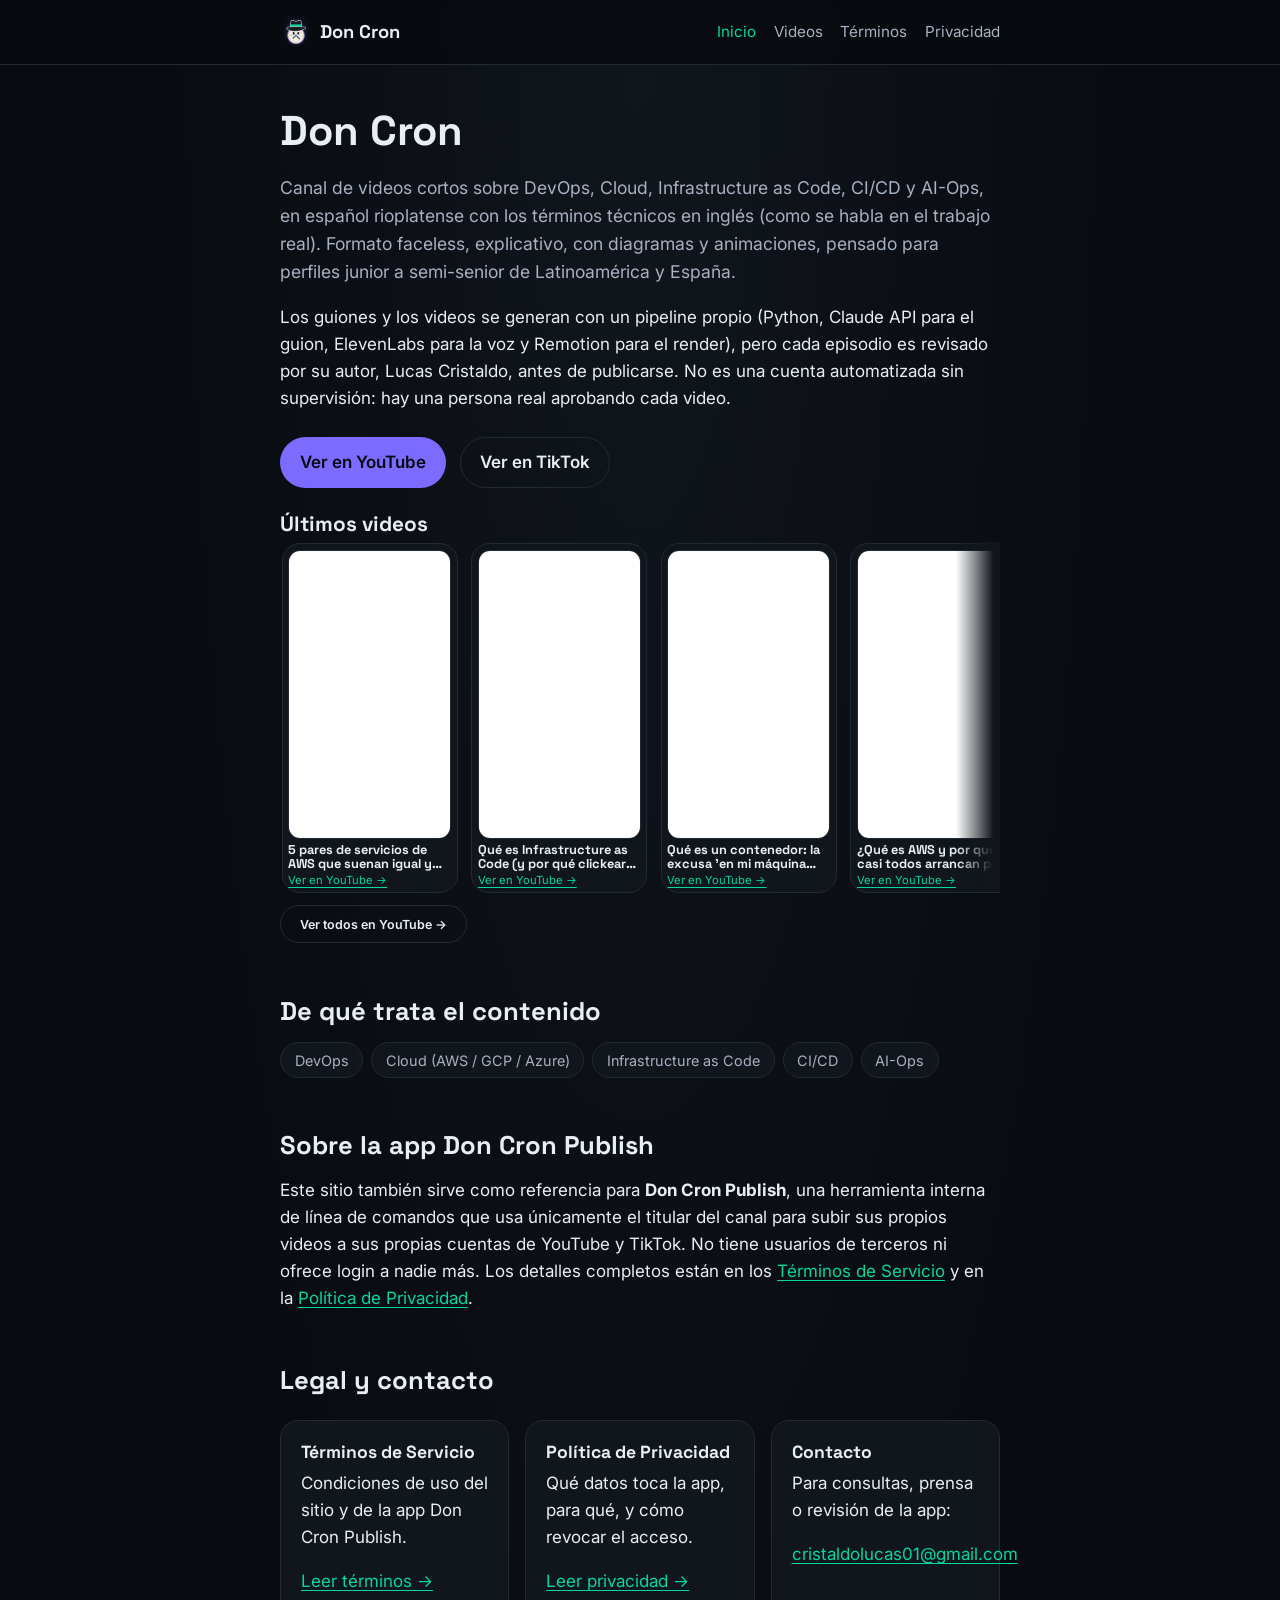
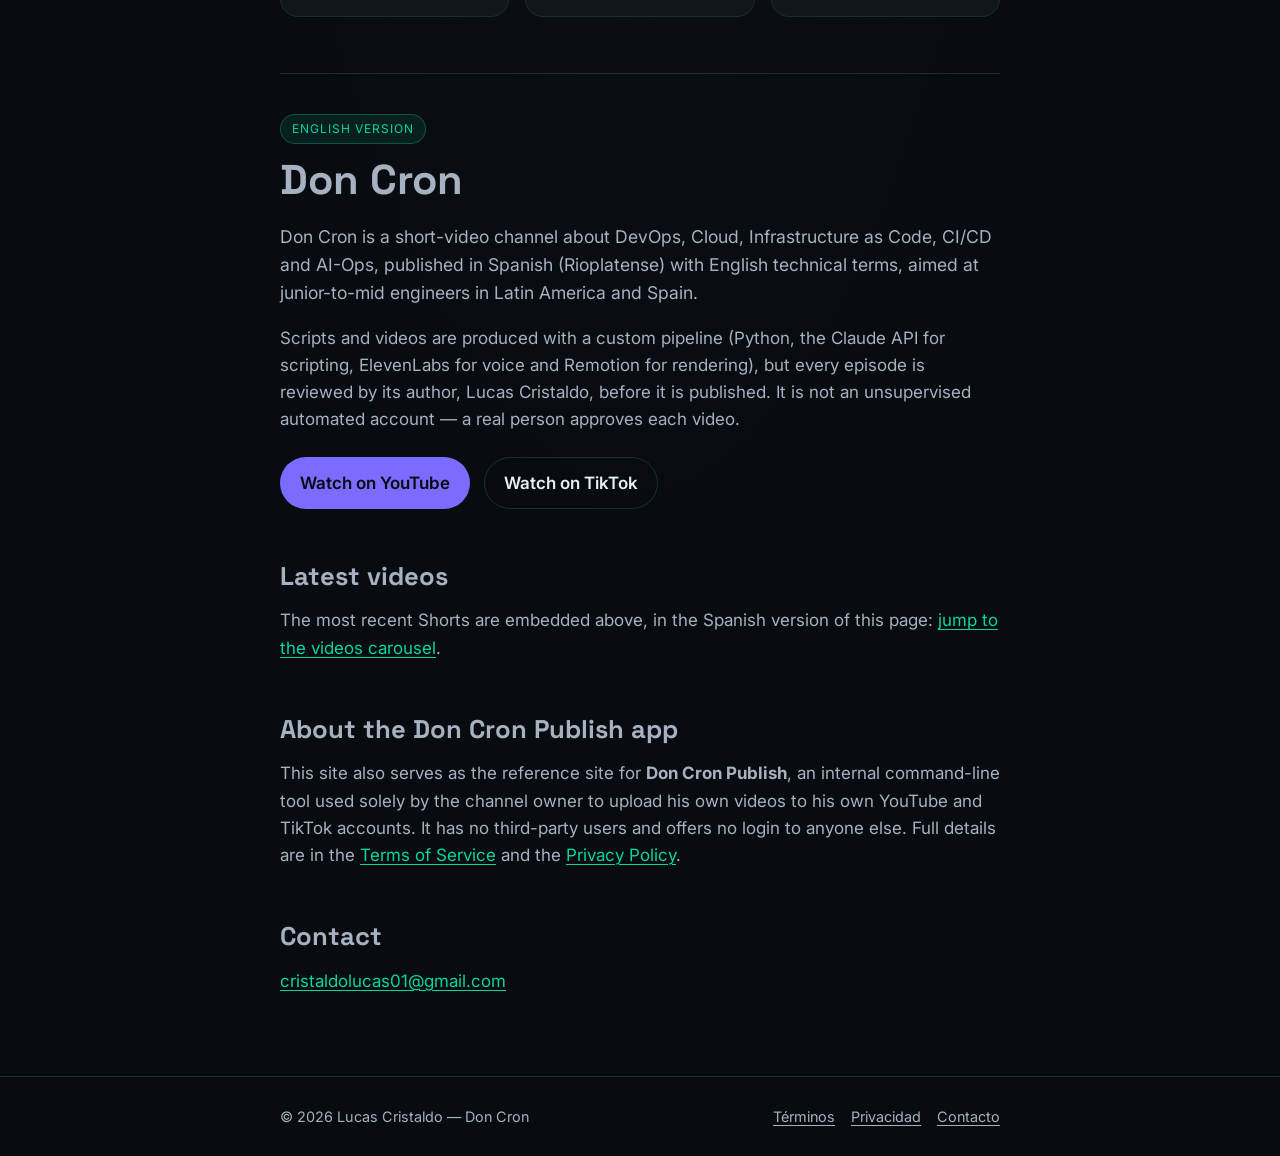
<file: index.html>
<!doctype html>
<html lang="es">
<head>
  <meta charset="utf-8">
  <meta name="viewport" content="width=device-width, initial-scale=1">
  <title>Don Cron — DevOps, Cloud y AI-Ops en español</title>
  <meta name="description" content="Don Cron es un canal de YouTube Shorts y TikTok sobre DevOps, Cloud, IaC, CI/CD y AI-Ops en español, con guiones y videos generados por un pipeline propio y revisados por su autor antes de publicarse.">
  <link rel="canonical" href="https://don-cron.com/">
  <link rel="icon" href="/favicon.ico" sizes="48x48">
  <link rel="icon" type="image/png" sizes="32x32" href="/icons/favicon-32.png">
  <link rel="icon" type="image/png" sizes="16x16" href="/icons/favicon-16.png">
  <link rel="icon" type="image/png" sizes="192x192" href="/icons/app-icon-192.png">
  <link rel="apple-touch-icon" sizes="180x180" href="/icons/apple-touch-icon.png">
  <link rel="preconnect" href="https://fonts.googleapis.com">
  <link rel="preconnect" href="https://fonts.gstatic.com" crossorigin>
  <link href="https://fonts.googleapis.com/css2?family=Space+Grotesk:wght@500;700&family=Inter:wght@400;500;600&display=swap" rel="stylesheet">
  <link rel="stylesheet" href="/styles.css">
</head>
<body>
  <a class="skip-link" href="#contenido">Saltar al contenido</a>
  <header class="site-header">
    <div class="header-inner">
      <a class="wordmark" href="/">
        <img class="mark-icon" src="/icons/app-icon-192.png" alt="" width="32" height="32">
        Don Cron
      </a>
      <nav class="site-nav" aria-label="Navegación principal">
        <a href="/" aria-current="page">Inicio</a>
        <a href="#videos">Videos</a>
        <a href="/terminos/">Términos</a>
        <a href="/privacidad/">Privacidad</a>
      </nav>
    </div>
  </header>

  <main id="contenido">
    <section lang="es">
      <h1>Don Cron</h1>
      <p class="lede">
        Canal de videos cortos sobre DevOps, Cloud, Infrastructure as Code, CI/CD
        y AI-Ops, en español rioplatense con los términos técnicos en inglés
        (como se habla en el trabajo real). Formato faceless, explicativo, con
        diagramas y animaciones, pensado para perfiles junior a semi-senior de
        Latinoamérica y España.
      </p>

      <p>
        Los guiones y los videos se generan con un pipeline propio (Python,
        Claude API para el guion, ElevenLabs para la voz y Remotion para el
        render), pero cada episodio es revisado por su autor, Lucas Cristaldo,
        antes de publicarse. No es una cuenta automatizada sin supervisión: hay
        una persona real aprobando cada video.
      </p>

      <div class="btn-row">
        <a class="btn" href="https://www.youtube.com/@Don-Cron" target="_blank" rel="noopener">Ver en YouTube</a>
        <a class="btn btn-outline" href="https://www.tiktok.com/@eldoncron" target="_blank" rel="noopener">Ver en TikTok</a>
      </div>

      <section id="videos" aria-labelledby="videos-heading">
        <h2 id="videos-heading">Últimos videos</h2>
        <div class="carousel-wrap">
          <!-- Más nuevo primero. Máximo 8 tarjetas: al agregar la 9ª, sacar la última. -->
          <div class="video-carousel" tabindex="0" aria-label="Carrusel de últimos videos del canal">
            <div class="card video-card">
              <div class="video-frame">
                <iframe
                  src="https://www.youtube-nocookie.com/embed/S3RMrlXhr4M"
                  title="5 pares de servicios de AWS que suenan igual y no tienen nada que ver"
                  loading="lazy"
                  allow="accelerometer; autoplay; clipboard-write; encrypted-media; gyroscope; picture-in-picture; web-share"
                  referrerpolicy="strict-origin-when-cross-origin"
                  allowfullscreen></iframe>
              </div>
              <h3>5 pares de servicios de AWS que suenan igual y no tienen nada que ver</h3>
              <a href="https://www.youtube.com/shorts/S3RMrlXhr4M" target="_blank" rel="noopener">Ver en YouTube →</a>
            </div>
            <div class="card video-card">
              <div class="video-frame">
                <iframe
                  src="https://www.youtube-nocookie.com/embed/XuDTE0apZ3g"
                  title="Qué es Infrastructure as Code (y por qué clickear en la consola no escala)"
                  loading="lazy"
                  allow="accelerometer; autoplay; clipboard-write; encrypted-media; gyroscope; picture-in-picture; web-share"
                  referrerpolicy="strict-origin-when-cross-origin"
                  allowfullscreen></iframe>
              </div>
              <h3>Qué es Infrastructure as Code (y por qué clickear en la consola no escala)</h3>
              <a href="https://www.youtube.com/shorts/XuDTE0apZ3g" target="_blank" rel="noopener">Ver en YouTube →</a>
            </div>
            <div class="card video-card">
              <div class="video-frame">
                <iframe
                  src="https://www.youtube-nocookie.com/embed/yPvs-WVmm48"
                  title="Qué es un contenedor: la excusa 'en mi máquina funciona' se termina acá"
                  loading="lazy"
                  allow="accelerometer; autoplay; clipboard-write; encrypted-media; gyroscope; picture-in-picture; web-share"
                  referrerpolicy="strict-origin-when-cross-origin"
                  allowfullscreen></iframe>
              </div>
              <h3>Qué es un contenedor: la excusa 'en mi máquina funciona' se termina acá</h3>
              <a href="https://www.youtube.com/shorts/yPvs-WVmm48" target="_blank" rel="noopener">Ver en YouTube →</a>
            </div>
            <div class="card video-card">
              <div class="video-frame">
                <iframe
                  src="https://www.youtube-nocookie.com/embed/8z1vZelxkNM"
                  title="¿Qué es AWS y por qué casi todos arrancan por ahí?"
                  loading="lazy"
                  allow="accelerometer; autoplay; clipboard-write; encrypted-media; gyroscope; picture-in-picture; web-share"
                  referrerpolicy="strict-origin-when-cross-origin"
                  allowfullscreen></iframe>
              </div>
              <h3>¿Qué es AWS y por qué casi todos arrancan por ahí?</h3>
              <a href="https://www.youtube.com/shorts/8z1vZelxkNM" target="_blank" rel="noopener">Ver en YouTube →</a>
            </div>
            <div class="card video-card">
              <div class="video-frame">
                <iframe
                  src="https://www.youtube-nocookie.com/embed/CHC10zpvE5E"
                  title="Qué es cloud computing: el antes y el después de tener un servidor"
                  loading="lazy"
                  allow="accelerometer; autoplay; clipboard-write; encrypted-media; gyroscope; picture-in-picture; web-share"
                  referrerpolicy="strict-origin-when-cross-origin"
                  allowfullscreen></iframe>
              </div>
              <h3>Qué es cloud computing: el antes y el después de tener un servidor</h3>
              <a href="https://www.youtube.com/shorts/CHC10zpvE5E" target="_blank" rel="noopener">Ver en YouTube →</a>
            </div>
          </div>
        </div>
        <a class="btn btn-outline btn-sm" href="https://www.youtube.com/@Don-Cron/shorts" target="_blank" rel="noopener">Ver todos en YouTube →</a>
      </section>

      <h2>De qué trata el contenido</h2>
      <ul class="pill-list">
        <li>DevOps</li>
        <li>Cloud (AWS / GCP / Azure)</li>
        <li>Infrastructure as Code</li>
        <li>CI/CD</li>
        <li>AI-Ops</li>
      </ul>

      <h2>Sobre la app Don Cron Publish</h2>
      <p>
        Este sitio también sirve como referencia para <strong>Don Cron
        Publish</strong>, una herramienta interna de línea de comandos que usa
        únicamente el titular del canal para subir sus propios videos a sus
        propias cuentas de YouTube y TikTok. No tiene usuarios de terceros ni
        ofrece login a nadie más. Los detalles completos están en los
        <a href="/terminos/">Términos de Servicio</a> y en la
        <a href="/privacidad/">Política de Privacidad</a>.
      </p>

      <h2>Legal y contacto</h2>
      <div class="card-grid">
        <div class="card">
          <h3>Términos de Servicio</h3>
          <p>Condiciones de uso del sitio y de la app Don Cron Publish.</p>
          <a href="/terminos/">Leer términos →</a>
        </div>
        <div class="card">
          <h3>Política de Privacidad</h3>
          <p>Qué datos toca la app, para qué, y cómo revocar el acceso.</p>
          <a href="/privacidad/">Leer privacidad →</a>
        </div>
        <div class="card">
          <h3>Contacto</h3>
          <p>Para consultas, prensa o revisión de la app:</p>
          <a href="mailto:cristaldolucas01@gmail.com">cristaldolucas01@gmail.com</a>
        </div>
      </div>
    </section>

    <hr class="lang-divider">

    <section lang="en">
      <span class="lang-tag">English version</span>
      <h1>Don Cron</h1>
      <p class="lede">
        Don Cron is a short-video channel about DevOps, Cloud, Infrastructure as
        Code, CI/CD and AI-Ops, published in Spanish (Rioplatense) with English
        technical terms, aimed at junior-to-mid engineers in Latin America and
        Spain.
      </p>
      <p>
        Scripts and videos are produced with a custom pipeline (Python, the
        Claude API for scripting, ElevenLabs for voice and Remotion for
        rendering), but every episode is reviewed by its author, Lucas
        Cristaldo, before it is published. It is not an unsupervised automated
        account — a real person approves each video.
      </p>
      <div class="btn-row">
        <a class="btn" href="https://www.youtube.com/@Don-Cron" target="_blank" rel="noopener">Watch on YouTube</a>
        <a class="btn btn-outline" href="https://www.tiktok.com/@eldoncron" target="_blank" rel="noopener">Watch on TikTok</a>
      </div>

      <h2>Latest videos</h2>
      <p>
        The most recent Shorts are embedded above, in the Spanish
        version of this page: <a href="#videos">jump to the videos carousel</a>.
      </p>

      <h2>About the Don Cron Publish app</h2>
      <p>
        This site also serves as the reference site for <strong>Don Cron
        Publish</strong>, an internal command-line tool used solely by the
        channel owner to upload his own videos to his own YouTube and TikTok
        accounts. It has no third-party users and offers no login to anyone
        else. Full details are in the
        <a href="/terminos/">Terms of Service</a> and the
        <a href="/privacidad/">Privacy Policy</a>.
      </p>
      <h2>Contact</h2>
      <p>
        <a href="mailto:cristaldolucas01@gmail.com">cristaldolucas01@gmail.com</a>
      </p>
    </section>
  </main>

  <footer class="site-footer">
    <div class="footer-inner">
      <span>© 2026 Lucas Cristaldo — Don Cron</span>
      <div class="footer-links">
        <a href="/terminos/">Términos</a>
        <a href="/privacidad/">Privacidad</a>
        <a href="mailto:cristaldolucas01@gmail.com">Contacto</a>
      </div>
    </div>
  </footer>
</body>
</html>
</file>
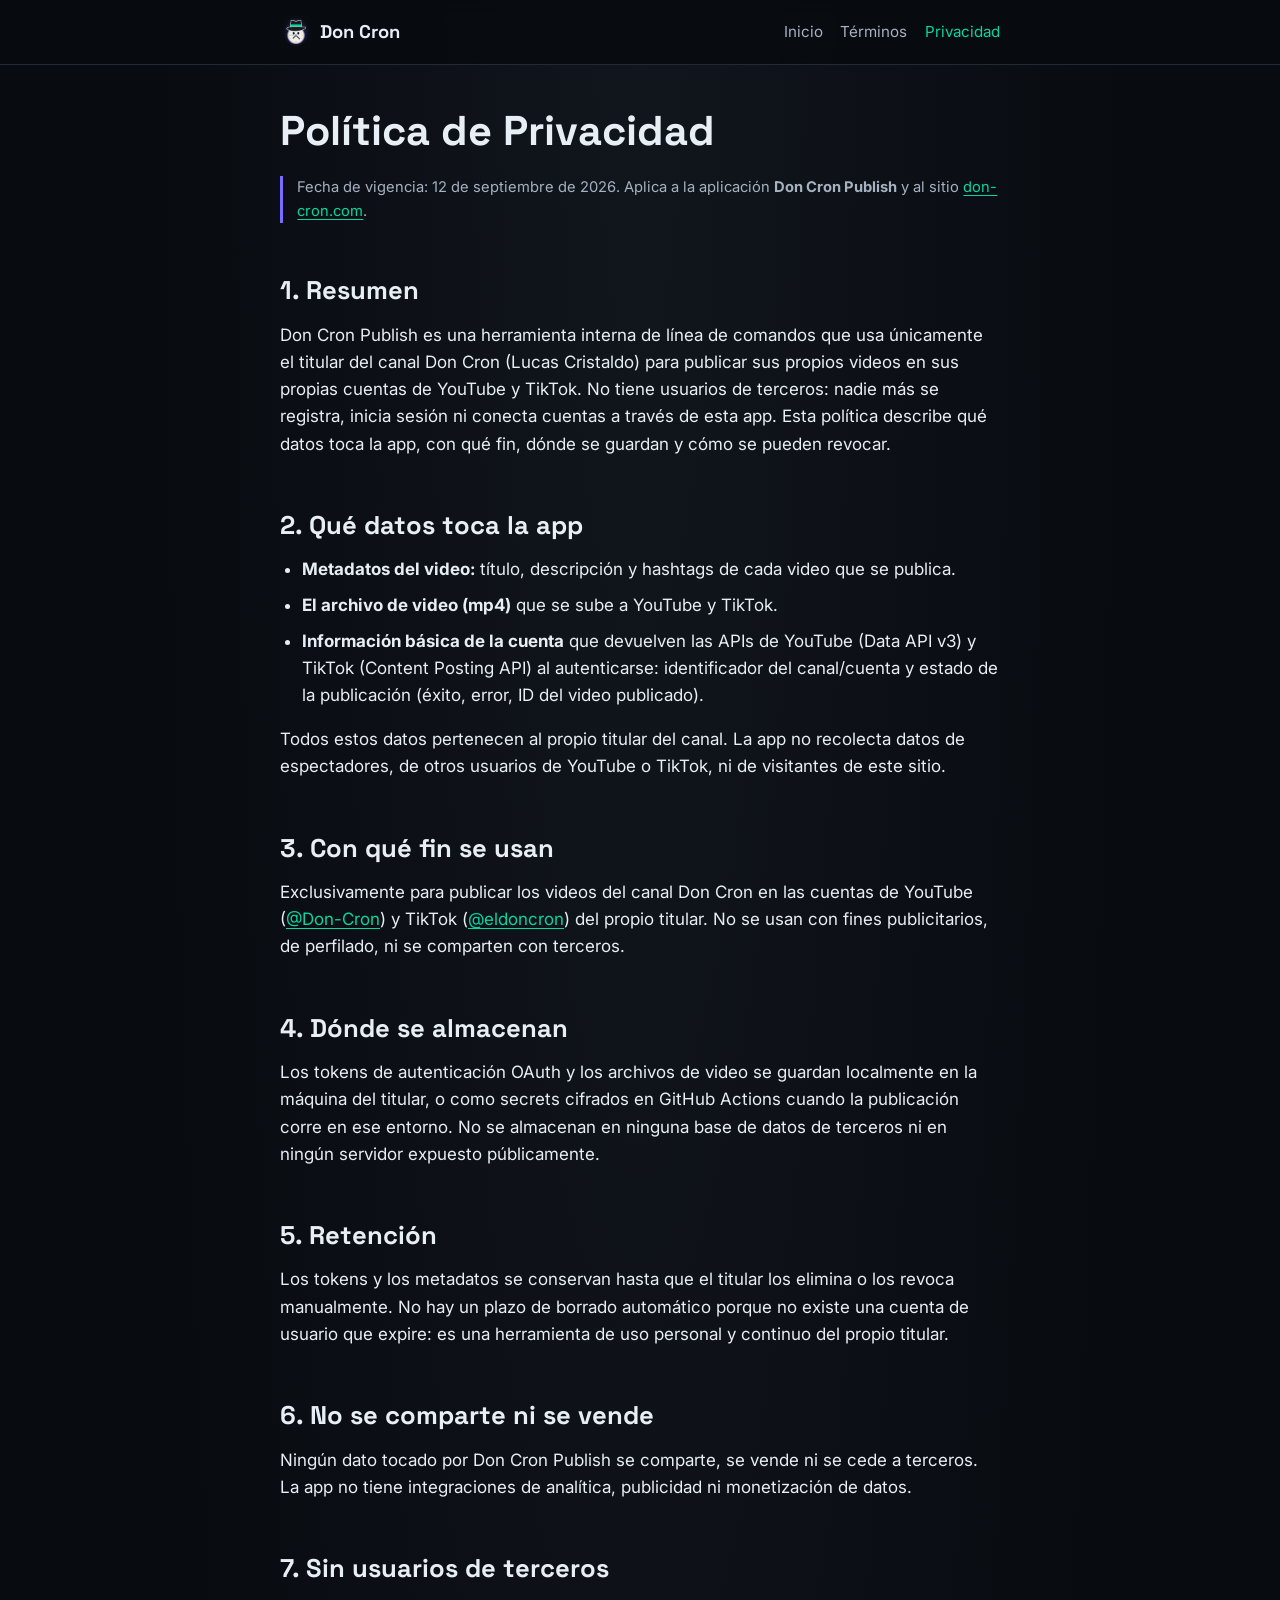
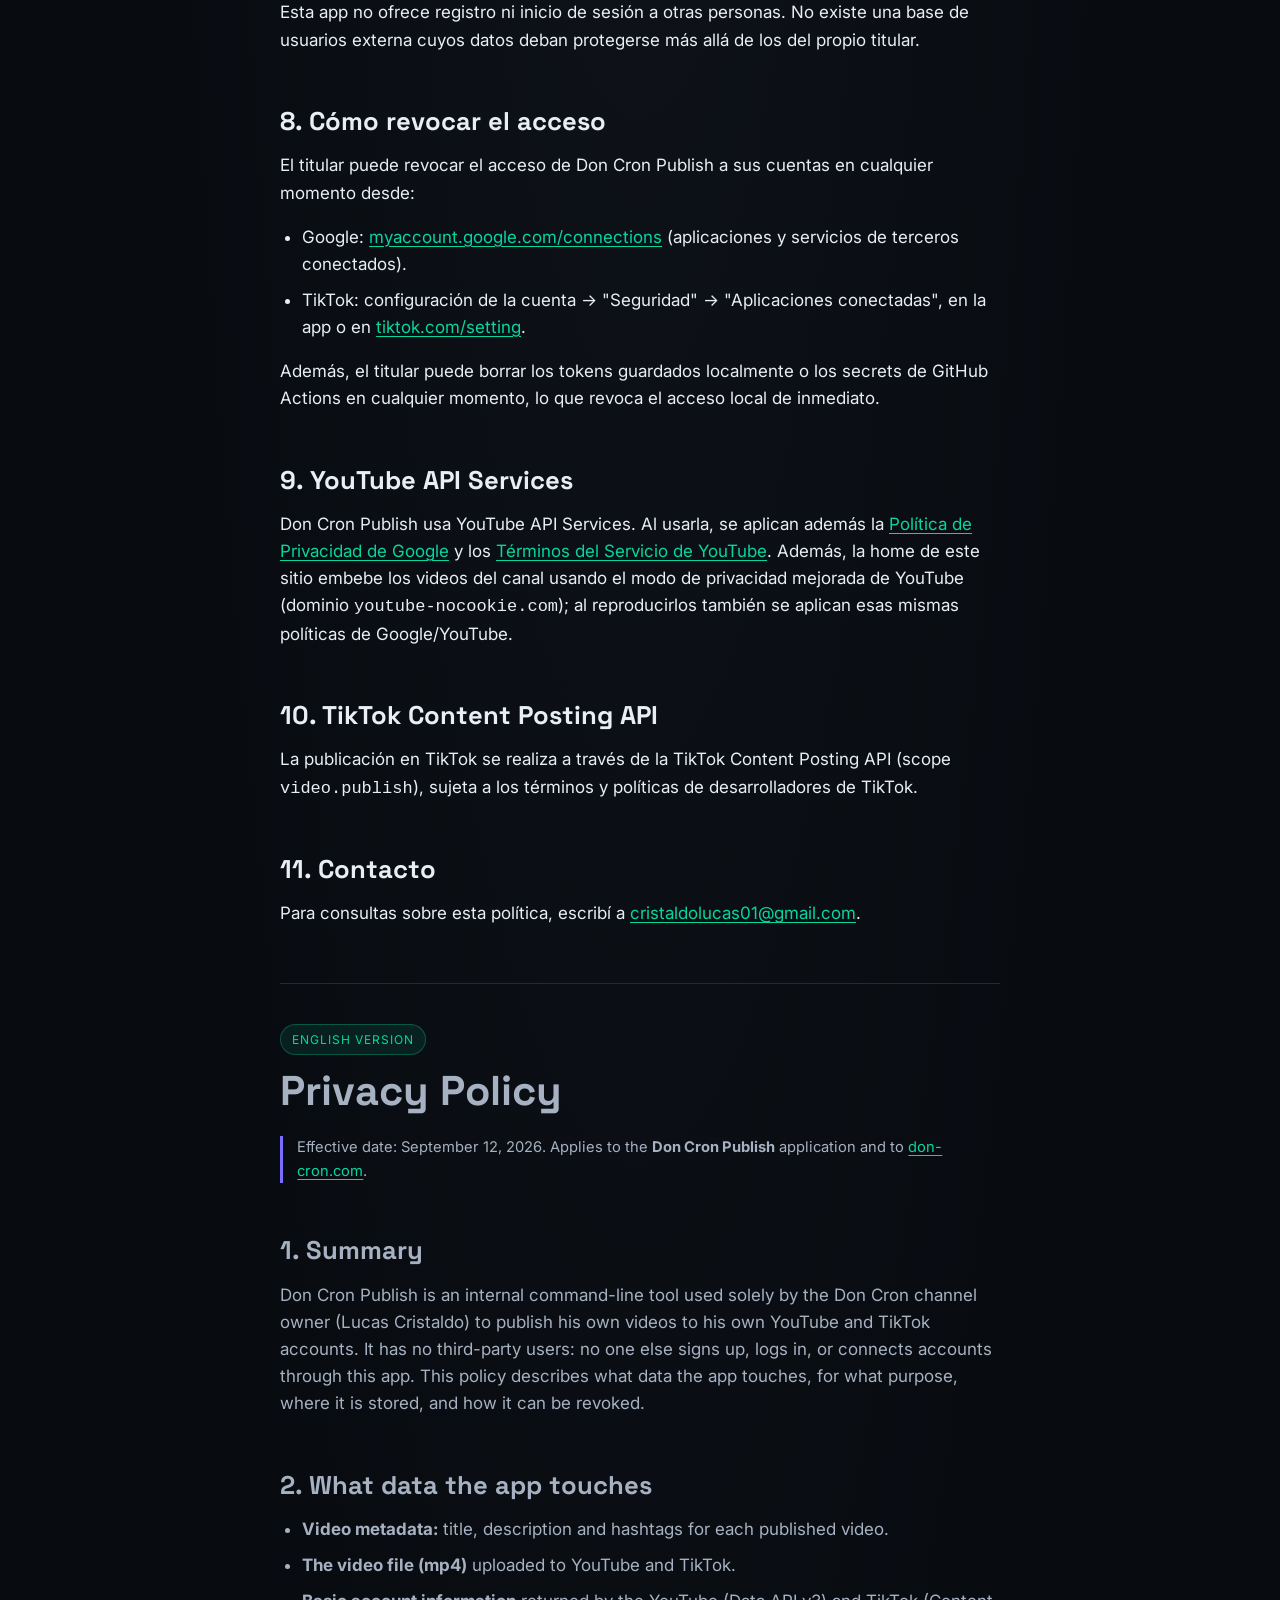
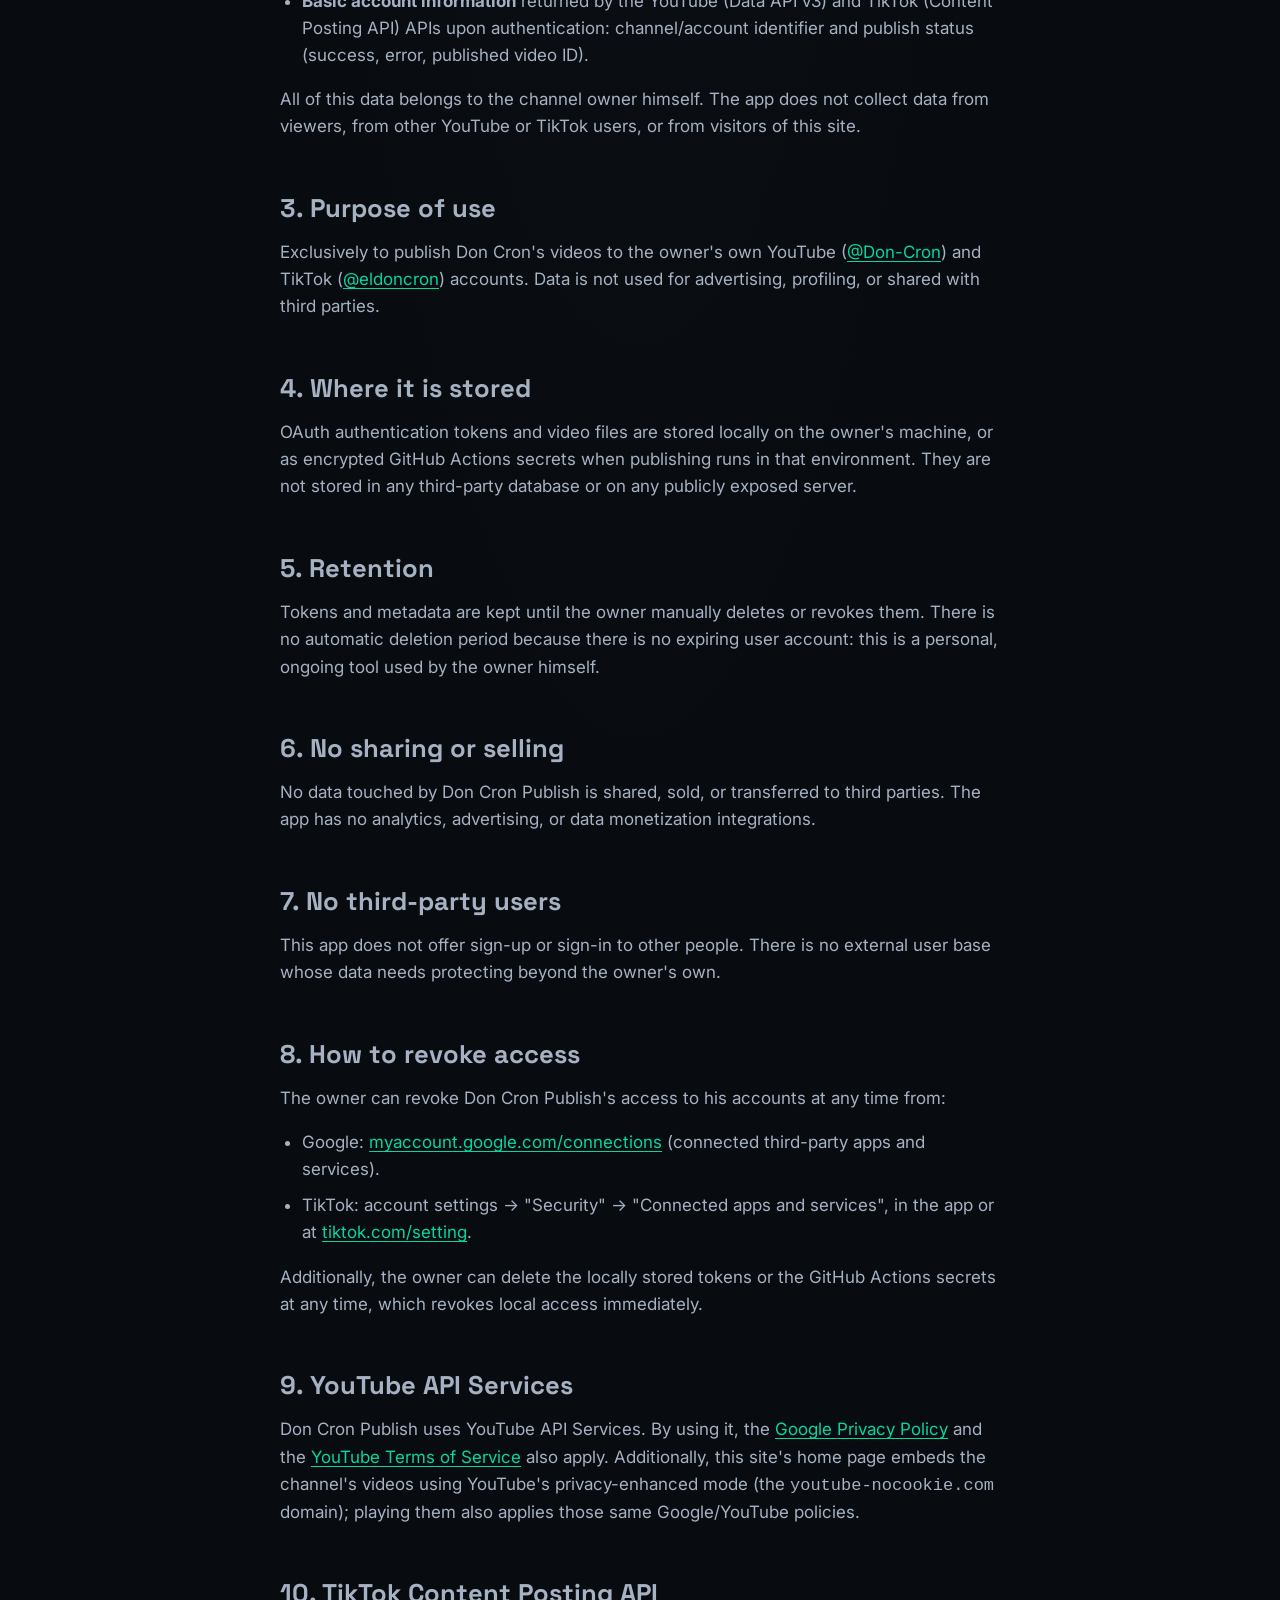
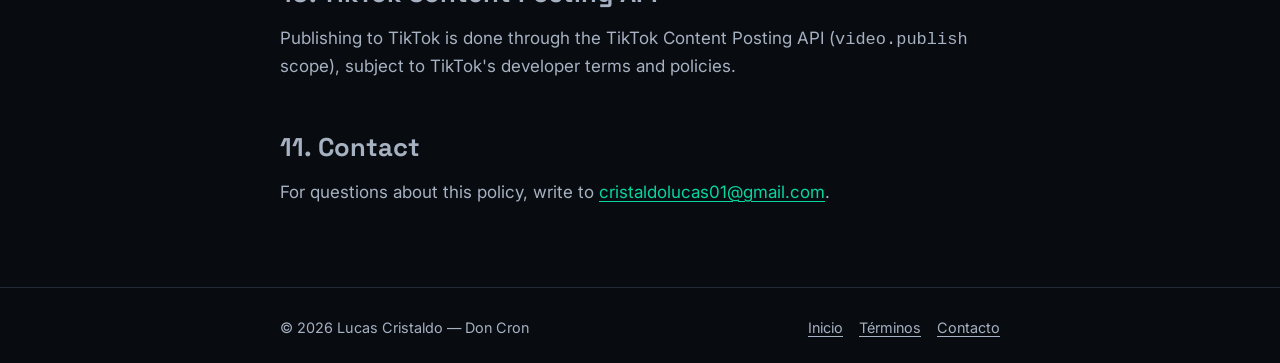
<file: privacidad/index.html>
<!doctype html>
<html lang="es">
<head>
  <meta charset="utf-8">
  <meta name="viewport" content="width=device-width, initial-scale=1">
  <title>Política de Privacidad — Don Cron</title>
  <meta name="description" content="Política de Privacidad de la app Don Cron Publish: qué datos toca, con qué fin, dónde se almacenan y cómo revocar el acceso a las cuentas de YouTube y TikTok del canal.">
  <link rel="canonical" href="https://don-cron.com/privacidad/">
  <link rel="icon" href="/favicon.ico" sizes="48x48">
  <link rel="icon" type="image/png" sizes="32x32" href="/icons/favicon-32.png">
  <link rel="icon" type="image/png" sizes="16x16" href="/icons/favicon-16.png">
  <link rel="icon" type="image/png" sizes="192x192" href="/icons/app-icon-192.png">
  <link rel="apple-touch-icon" sizes="180x180" href="/icons/apple-touch-icon.png">
  <link rel="preconnect" href="https://fonts.googleapis.com">
  <link rel="preconnect" href="https://fonts.gstatic.com" crossorigin>
  <link href="https://fonts.googleapis.com/css2?family=Space+Grotesk:wght@500;700&family=Inter:wght@400;500;600&display=swap" rel="stylesheet">
  <link rel="stylesheet" href="/styles.css">
</head>
<body>
  <a class="skip-link" href="#contenido">Saltar al contenido</a>
  <header class="site-header">
    <div class="header-inner">
      <a class="wordmark" href="/">
        <img class="mark-icon" src="/icons/app-icon-192.png" alt="" width="32" height="32">
        Don Cron
      </a>
      <nav class="site-nav" aria-label="Navegación principal">
        <a href="/">Inicio</a>
        <a href="/terminos/">Términos</a>
        <a href="/privacidad/" aria-current="page">Privacidad</a>
      </nav>
    </div>
  </header>

  <main id="contenido">
    <section lang="es">
      <h1>Política de Privacidad</h1>
      <p class="legal-meta">
        Fecha de vigencia: 12 de septiembre de 2026. Aplica a la aplicación
        <strong>Don Cron Publish</strong> y al sitio
        <a href="https://don-cron.com/">don-cron.com</a>.
      </p>

      <h2>1. Resumen</h2>
      <p>
        Don Cron Publish es una herramienta interna de línea de comandos que
        usa únicamente el titular del canal Don Cron (Lucas Cristaldo) para
        publicar sus propios videos en sus propias cuentas de YouTube y
        TikTok. No tiene usuarios de terceros: nadie más se registra, inicia
        sesión ni conecta cuentas a través de esta app. Esta política describe
        qué datos toca la app, con qué fin, dónde se guardan y cómo se pueden
        revocar.
      </p>

      <h2>2. Qué datos toca la app</h2>
      <ul>
        <li>
          <strong>Metadatos del video:</strong> título, descripción y
          hashtags de cada video que se publica.
        </li>
        <li>
          <strong>El archivo de video (mp4)</strong> que se sube a YouTube y
          TikTok.
        </li>
        <li>
          <strong>Información básica de la cuenta</strong> que devuelven las
          APIs de YouTube (Data API v3) y TikTok (Content Posting API) al
          autenticarse: identificador del canal/cuenta y estado de la
          publicación (éxito, error, ID del video publicado).
        </li>
      </ul>
      <p>
        Todos estos datos pertenecen al propio titular del canal. La app no
        recolecta datos de espectadores, de otros usuarios de YouTube o
        TikTok, ni de visitantes de este sitio.
      </p>

      <h2>3. Con qué fin se usan</h2>
      <p>
        Exclusivamente para publicar los videos del canal Don Cron en las
        cuentas de YouTube (<a href="https://www.youtube.com/@Don-Cron" target="_blank" rel="noopener">@Don-Cron</a>)
        y TikTok (<a href="https://www.tiktok.com/@eldoncron" target="_blank" rel="noopener">@eldoncron</a>)
        del propio titular. No se usan con fines publicitarios, de
        perfilado, ni se comparten con terceros.
      </p>

      <h2>4. Dónde se almacenan</h2>
      <p>
        Los tokens de autenticación OAuth y los archivos de video se guardan
        localmente en la máquina del titular, o como secrets cifrados en
        GitHub Actions cuando la publicación corre en ese entorno. No se
        almacenan en ninguna base de datos de terceros ni en ningún servidor
        expuesto públicamente.
      </p>

      <h2>5. Retención</h2>
      <p>
        Los tokens y los metadatos se conservan hasta que el titular los
        elimina o los revoca manualmente. No hay un plazo de borrado
        automático porque no existe una cuenta de usuario que expire: es una
        herramienta de uso personal y continuo del propio titular.
      </p>

      <h2>6. No se comparte ni se vende</h2>
      <p>
        Ningún dato tocado por Don Cron Publish se comparte, se vende ni se
        cede a terceros. La app no tiene integraciones de analítica,
        publicidad ni monetización de datos.
      </p>

      <h2>7. Sin usuarios de terceros</h2>
      <p>
        Esta app no ofrece registro ni inicio de sesión a otras personas. No
        existe una base de usuarios externa cuyos datos deban protegerse más
        allá de los del propio titular.
      </p>

      <h2>8. Cómo revocar el acceso</h2>
      <p>
        El titular puede revocar el acceso de Don Cron Publish a sus cuentas
        en cualquier momento desde:
      </p>
      <ul>
        <li>
          Google: <a href="https://myaccount.google.com/connections" target="_blank" rel="noopener">myaccount.google.com/connections</a>
          (aplicaciones y servicios de terceros conectados).
        </li>
        <li>
          TikTok: configuración de la cuenta → "Seguridad" → "Aplicaciones
          conectadas", en la app o en
          <a href="https://www.tiktok.com/setting" target="_blank" rel="noopener">tiktok.com/setting</a>.
        </li>
      </ul>
      <p>
        Además, el titular puede borrar los tokens guardados localmente o los
        secrets de GitHub Actions en cualquier momento, lo que revoca el
        acceso local de inmediato.
      </p>

      <h2>9. YouTube API Services</h2>
      <p>
        Don Cron Publish usa YouTube API Services. Al usarla, se aplican
        además la
        <a href="http://www.google.com/policies/privacy" target="_blank" rel="noopener">Política de Privacidad de Google</a>
        y los
        <a href="https://www.youtube.com/t/terms" target="_blank" rel="noopener">Términos del Servicio de YouTube</a>.
        Además, la home de este sitio embebe los videos del canal usando el
        modo de privacidad mejorada de YouTube (dominio
        <code>youtube-nocookie.com</code>); al reproducirlos también se
        aplican esas mismas políticas de Google/YouTube.
      </p>

      <h2>10. TikTok Content Posting API</h2>
      <p>
        La publicación en TikTok se realiza a través de la TikTok Content
        Posting API (scope <code>video.publish</code>), sujeta a los
        términos y políticas de desarrolladores de TikTok.
      </p>

      <h2>11. Contacto</h2>
      <p>
        Para consultas sobre esta política, escribí a
        <a href="mailto:cristaldolucas01@gmail.com">cristaldolucas01@gmail.com</a>.
      </p>
    </section>

    <hr class="lang-divider">

    <section lang="en">
      <span class="lang-tag">English version</span>
      <h1>Privacy Policy</h1>
      <p class="legal-meta">
        Effective date: September 12, 2026. Applies to the
        <strong>Don Cron Publish</strong> application and to
        <a href="https://don-cron.com/">don-cron.com</a>.
      </p>

      <h2>1. Summary</h2>
      <p>
        Don Cron Publish is an internal command-line tool used solely by the
        Don Cron channel owner (Lucas Cristaldo) to publish his own videos to
        his own YouTube and TikTok accounts. It has no third-party users: no
        one else signs up, logs in, or connects accounts through this app.
        This policy describes what data the app touches, for what purpose,
        where it is stored, and how it can be revoked.
      </p>

      <h2>2. What data the app touches</h2>
      <ul>
        <li>
          <strong>Video metadata:</strong> title, description and hashtags
          for each published video.
        </li>
        <li>
          <strong>The video file (mp4)</strong> uploaded to YouTube and
          TikTok.
        </li>
        <li>
          <strong>Basic account information</strong> returned by the YouTube
          (Data API v3) and TikTok (Content Posting API) APIs upon
          authentication: channel/account identifier and publish status
          (success, error, published video ID).
        </li>
      </ul>
      <p>
        All of this data belongs to the channel owner himself. The app does
        not collect data from viewers, from other YouTube or TikTok users, or
        from visitors of this site.
      </p>

      <h2>3. Purpose of use</h2>
      <p>
        Exclusively to publish Don Cron's videos to the owner's own YouTube
        (<a href="https://www.youtube.com/@Don-Cron" target="_blank" rel="noopener">@Don-Cron</a>)
        and TikTok (<a href="https://www.tiktok.com/@eldoncron" target="_blank" rel="noopener">@eldoncron</a>)
        accounts. Data is not used for advertising, profiling, or shared with
        third parties.
      </p>

      <h2>4. Where it is stored</h2>
      <p>
        OAuth authentication tokens and video files are stored locally on the
        owner's machine, or as encrypted GitHub Actions secrets when
        publishing runs in that environment. They are not stored in any
        third-party database or on any publicly exposed server.
      </p>

      <h2>5. Retention</h2>
      <p>
        Tokens and metadata are kept until the owner manually deletes or
        revokes them. There is no automatic deletion period because there is
        no expiring user account: this is a personal, ongoing tool used by
        the owner himself.
      </p>

      <h2>6. No sharing or selling</h2>
      <p>
        No data touched by Don Cron Publish is shared, sold, or transferred
        to third parties. The app has no analytics, advertising, or data
        monetization integrations.
      </p>

      <h2>7. No third-party users</h2>
      <p>
        This app does not offer sign-up or sign-in to other people. There is
        no external user base whose data needs protecting beyond the
        owner's own.
      </p>

      <h2>8. How to revoke access</h2>
      <p>
        The owner can revoke Don Cron Publish's access to his accounts at any
        time from:
      </p>
      <ul>
        <li>
          Google: <a href="https://myaccount.google.com/connections" target="_blank" rel="noopener">myaccount.google.com/connections</a>
          (connected third-party apps and services).
        </li>
        <li>
          TikTok: account settings → "Security" → "Connected apps and
          services", in the app or at
          <a href="https://www.tiktok.com/setting" target="_blank" rel="noopener">tiktok.com/setting</a>.
        </li>
      </ul>
      <p>
        Additionally, the owner can delete the locally stored tokens or the
        GitHub Actions secrets at any time, which revokes local access
        immediately.
      </p>

      <h2>9. YouTube API Services</h2>
      <p>
        Don Cron Publish uses YouTube API Services. By using it, the
        <a href="http://www.google.com/policies/privacy" target="_blank" rel="noopener">Google Privacy Policy</a>
        and the
        <a href="https://www.youtube.com/t/terms" target="_blank" rel="noopener">YouTube Terms of Service</a>
        also apply. Additionally, this site's home page embeds the channel's
        videos using YouTube's privacy-enhanced mode (the
        <code>youtube-nocookie.com</code> domain); playing them also applies
        those same Google/YouTube policies.
      </p>

      <h2>10. TikTok Content Posting API</h2>
      <p>
        Publishing to TikTok is done through the TikTok Content Posting API
        (<code>video.publish</code> scope), subject to TikTok's developer
        terms and policies.
      </p>

      <h2>11. Contact</h2>
      <p>
        For questions about this policy, write to
        <a href="mailto:cristaldolucas01@gmail.com">cristaldolucas01@gmail.com</a>.
      </p>
    </section>
  </main>

  <footer class="site-footer">
    <div class="footer-inner">
      <span>© 2026 Lucas Cristaldo — Don Cron</span>
      <div class="footer-links">
        <a href="/">Inicio</a>
        <a href="/terminos/">Términos</a>
        <a href="mailto:cristaldolucas01@gmail.com">Contacto</a>
      </div>
    </div>
  </footer>
</body>
</html>
</file>
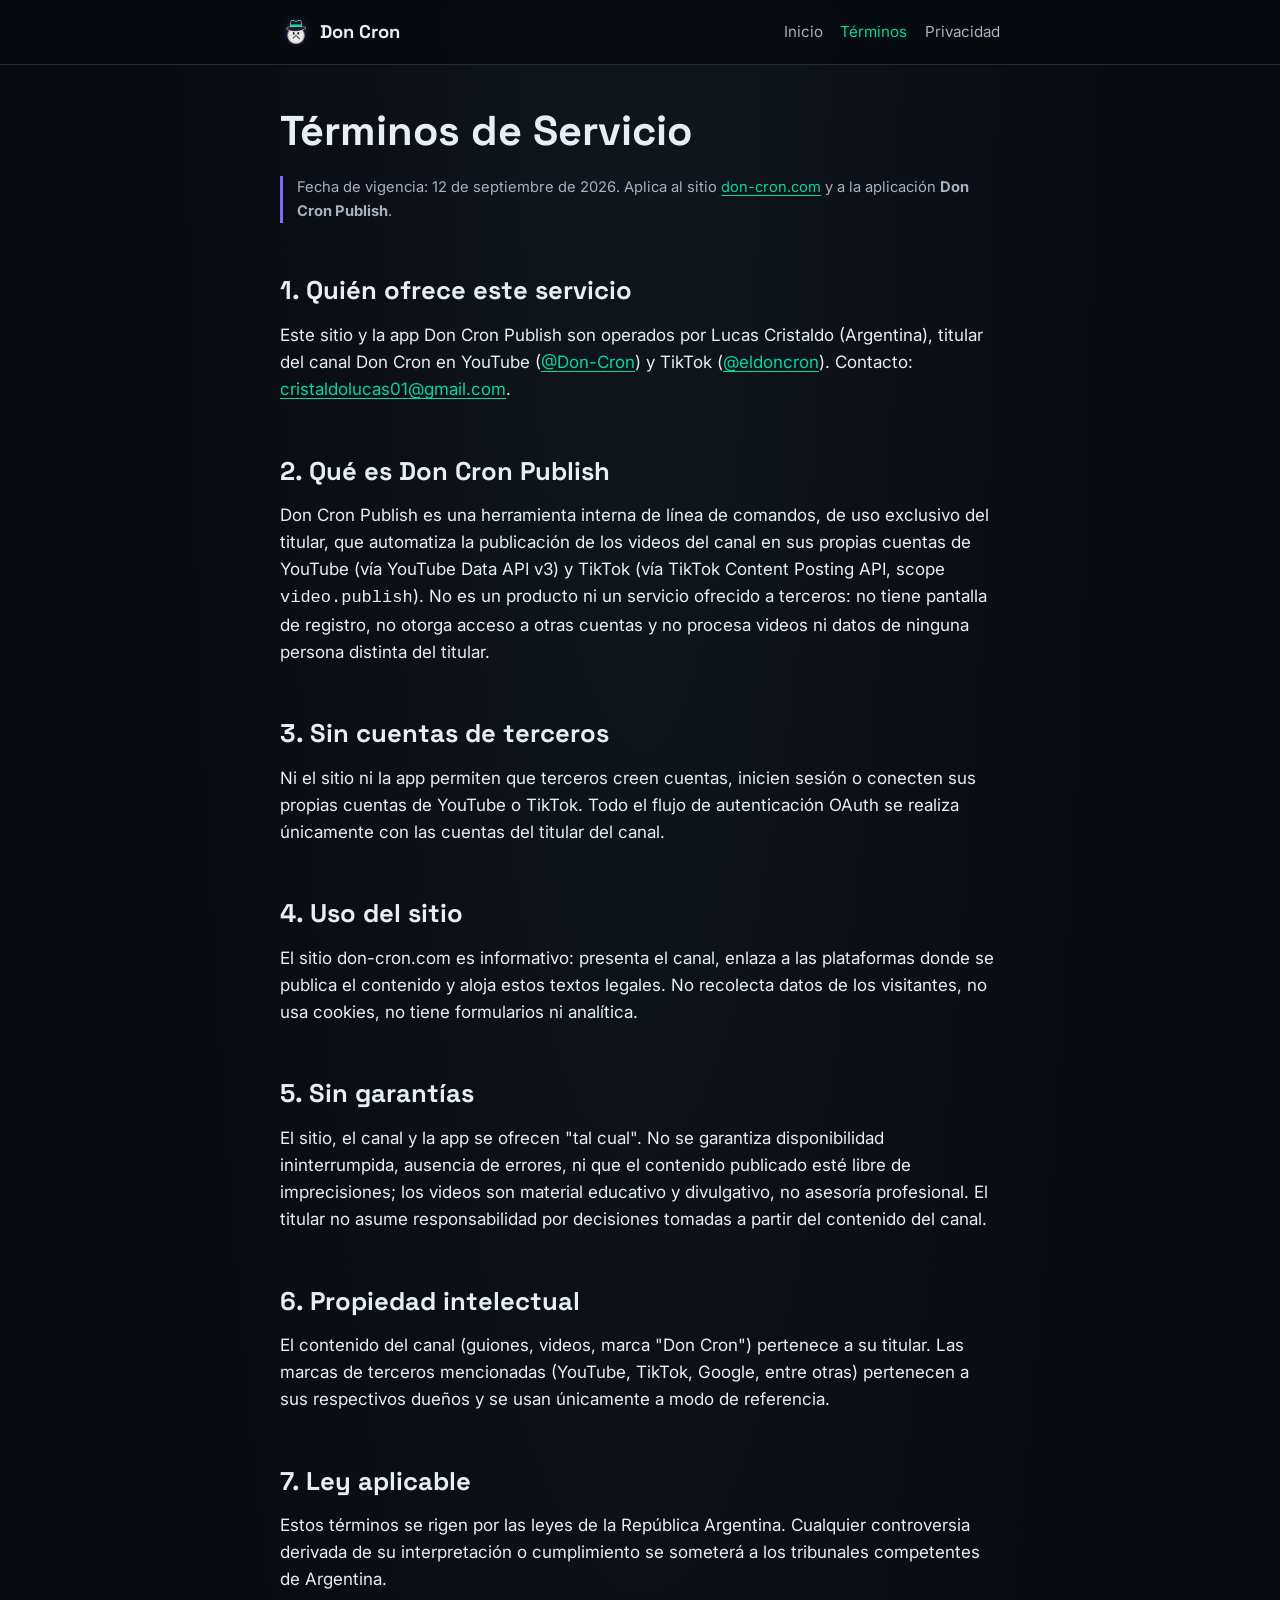
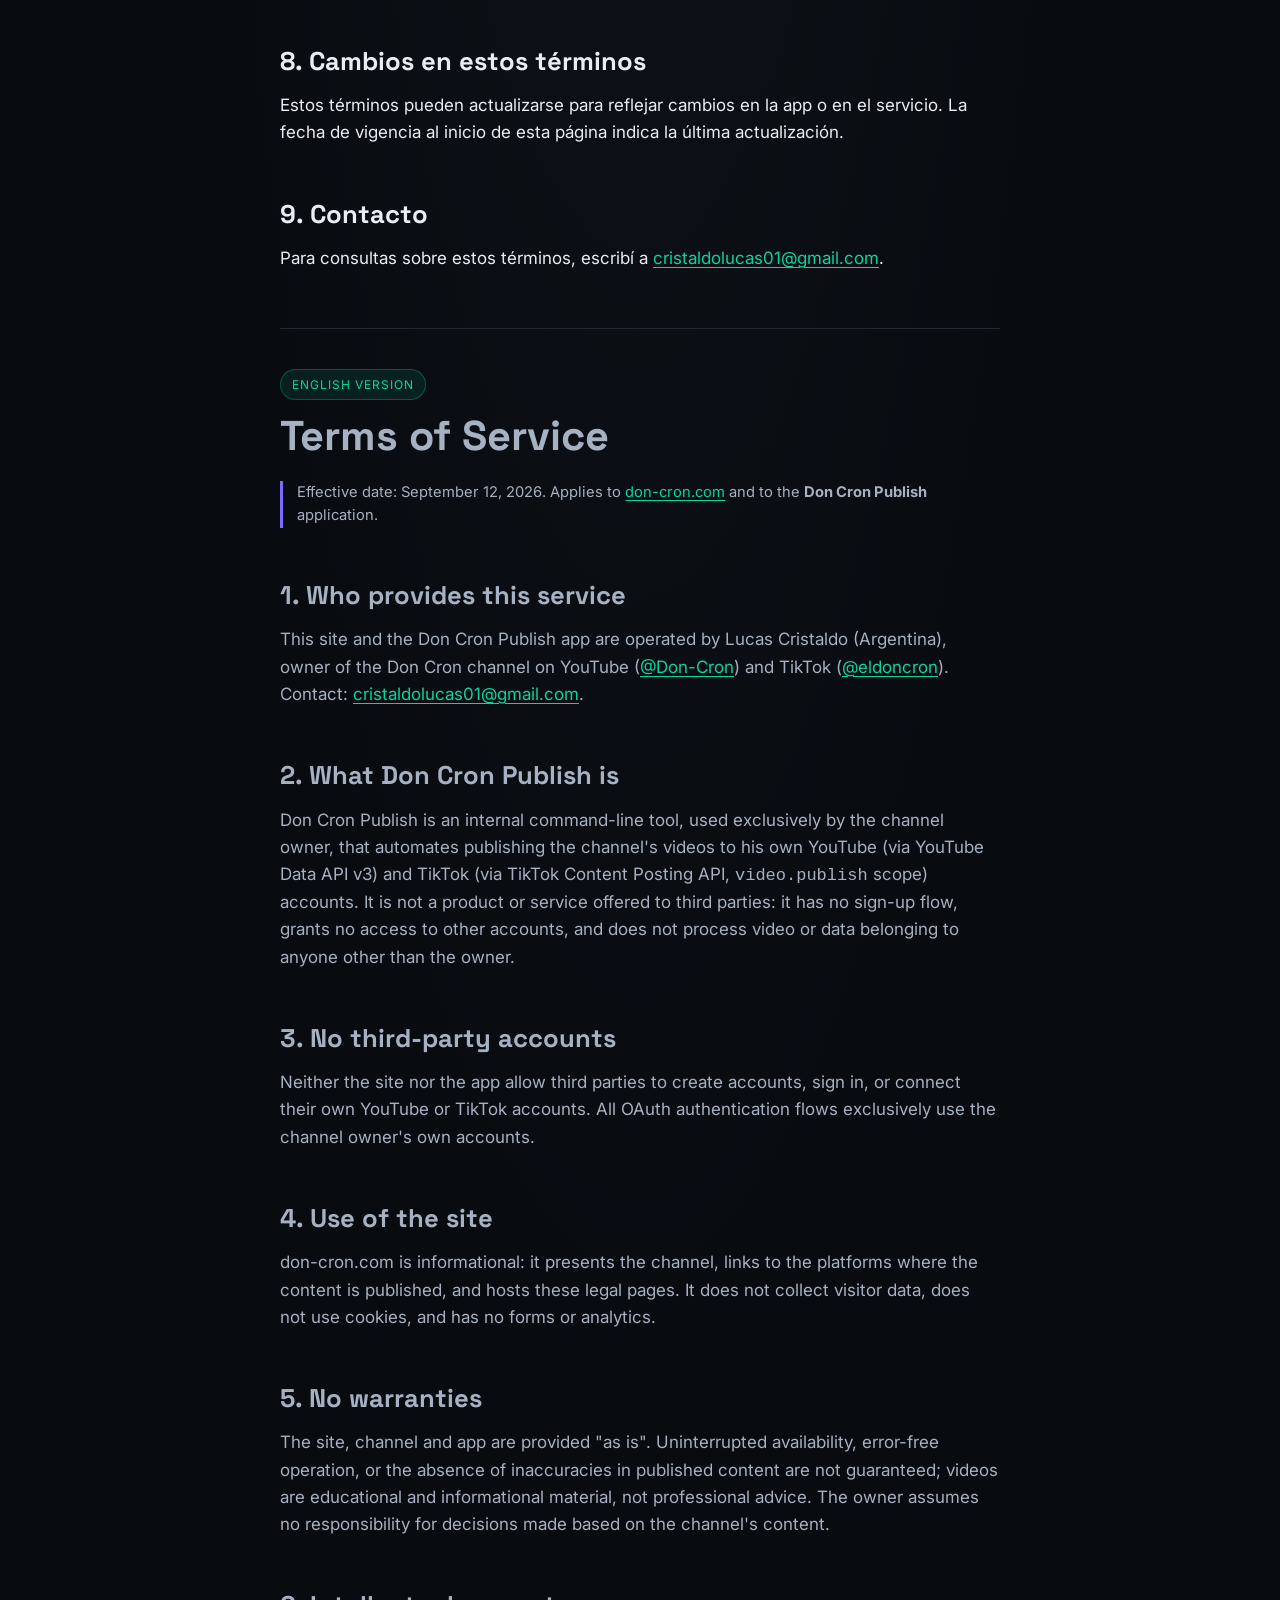
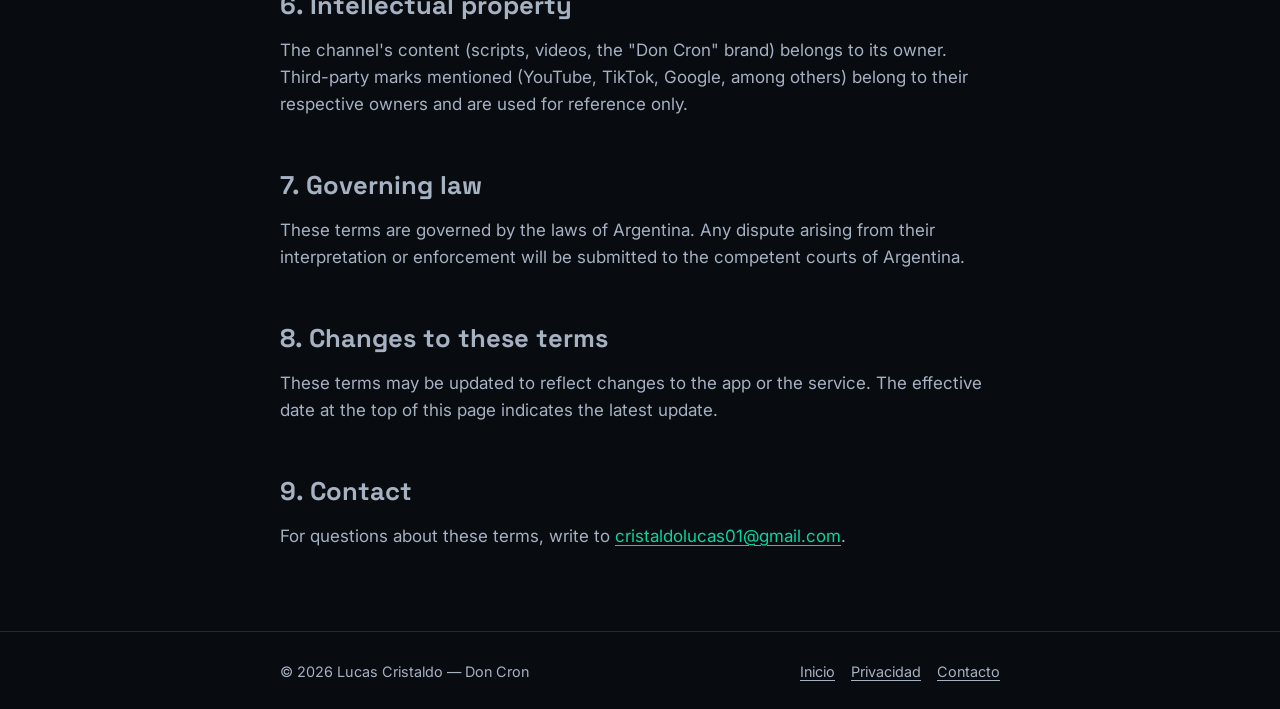
<file: terminos/index.html>
<!doctype html>
<html lang="es">
<head>
  <meta charset="utf-8">
  <meta name="viewport" content="width=device-width, initial-scale=1">
  <title>Términos de Servicio — Don Cron</title>
  <meta name="description" content="Términos de Servicio del sitio don-cron.com y de la app Don Cron Publish, herramienta interna usada por el titular del canal para publicar sus propios videos.">
  <link rel="canonical" href="https://don-cron.com/terminos/">
  <link rel="icon" href="/favicon.ico" sizes="48x48">
  <link rel="icon" type="image/png" sizes="32x32" href="/icons/favicon-32.png">
  <link rel="icon" type="image/png" sizes="16x16" href="/icons/favicon-16.png">
  <link rel="icon" type="image/png" sizes="192x192" href="/icons/app-icon-192.png">
  <link rel="apple-touch-icon" sizes="180x180" href="/icons/apple-touch-icon.png">
  <link rel="preconnect" href="https://fonts.googleapis.com">
  <link rel="preconnect" href="https://fonts.gstatic.com" crossorigin>
  <link href="https://fonts.googleapis.com/css2?family=Space+Grotesk:wght@500;700&family=Inter:wght@400;500;600&display=swap" rel="stylesheet">
  <link rel="stylesheet" href="/styles.css">
</head>
<body>
  <a class="skip-link" href="#contenido">Saltar al contenido</a>
  <header class="site-header">
    <div class="header-inner">
      <a class="wordmark" href="/">
        <img class="mark-icon" src="/icons/app-icon-192.png" alt="" width="32" height="32">
        Don Cron
      </a>
      <nav class="site-nav" aria-label="Navegación principal">
        <a href="/">Inicio</a>
        <a href="/terminos/" aria-current="page">Términos</a>
        <a href="/privacidad/">Privacidad</a>
      </nav>
    </div>
  </header>

  <main id="contenido">
    <section lang="es">
      <h1>Términos de Servicio</h1>
      <p class="legal-meta">
        Fecha de vigencia: 12 de septiembre de 2026. Aplica al sitio
        <a href="https://don-cron.com/">don-cron.com</a> y a la aplicación
        <strong>Don Cron Publish</strong>.
      </p>

      <h2>1. Quién ofrece este servicio</h2>
      <p>
        Este sitio y la app Don Cron Publish son operados por Lucas Cristaldo
        (Argentina), titular del canal Don Cron en YouTube
        (<a href="https://www.youtube.com/@Don-Cron" target="_blank" rel="noopener">@Don-Cron</a>)
        y TikTok
        (<a href="https://www.tiktok.com/@eldoncron" target="_blank" rel="noopener">@eldoncron</a>).
        Contacto: <a href="mailto:cristaldolucas01@gmail.com">cristaldolucas01@gmail.com</a>.
      </p>

      <h2>2. Qué es Don Cron Publish</h2>
      <p>
        Don Cron Publish es una herramienta interna de línea de comandos,
        de uso exclusivo del titular, que automatiza la publicación de los
        videos del canal en sus propias cuentas de YouTube (vía YouTube Data
        API v3) y TikTok (vía TikTok Content Posting API, scope
        <code>video.publish</code>). No es un producto ni un servicio ofrecido
        a terceros: no tiene pantalla de registro, no otorga acceso a otras
        cuentas y no procesa videos ni datos de ninguna persona distinta del
        titular.
      </p>

      <h2>3. Sin cuentas de terceros</h2>
      <p>
        Ni el sitio ni la app permiten que terceros creen cuentas, inicien
        sesión o conecten sus propias cuentas de YouTube o TikTok. Todo el
        flujo de autenticación OAuth se realiza únicamente con las cuentas del
        titular del canal.
      </p>

      <h2>4. Uso del sitio</h2>
      <p>
        El sitio don-cron.com es informativo: presenta el canal, enlaza a las
        plataformas donde se publica el contenido y aloja estos textos
        legales. No recolecta datos de los visitantes, no usa cookies, no
        tiene formularios ni analítica.
      </p>

      <h2>5. Sin garantías</h2>
      <p>
        El sitio, el canal y la app se ofrecen "tal cual". No se garantiza
        disponibilidad ininterrumpida, ausencia de errores, ni que el
        contenido publicado esté libre de imprecisiones; los videos son
        material educativo y divulgativo, no asesoría profesional. El titular
        no asume responsabilidad por decisiones tomadas a partir del
        contenido del canal.
      </p>

      <h2>6. Propiedad intelectual</h2>
      <p>
        El contenido del canal (guiones, videos, marca "Don Cron") pertenece
        a su titular. Las marcas de terceros mencionadas (YouTube, TikTok,
        Google, entre otras) pertenecen a sus respectivos dueños y se usan
        únicamente a modo de referencia.
      </p>

      <h2>7. Ley aplicable</h2>
      <p>
        Estos términos se rigen por las leyes de la República Argentina.
        Cualquier controversia derivada de su interpretación o cumplimiento se
        someterá a los tribunales competentes de Argentina.
      </p>

      <h2>8. Cambios en estos términos</h2>
      <p>
        Estos términos pueden actualizarse para reflejar cambios en la app o
        en el servicio. La fecha de vigencia al inicio de esta página indica
        la última actualización.
      </p>

      <h2>9. Contacto</h2>
      <p>
        Para consultas sobre estos términos, escribí a
        <a href="mailto:cristaldolucas01@gmail.com">cristaldolucas01@gmail.com</a>.
      </p>
    </section>

    <hr class="lang-divider">

    <section lang="en">
      <span class="lang-tag">English version</span>
      <h1>Terms of Service</h1>
      <p class="legal-meta">
        Effective date: September 12, 2026. Applies to
        <a href="https://don-cron.com/">don-cron.com</a> and to the
        <strong>Don Cron Publish</strong> application.
      </p>

      <h2>1. Who provides this service</h2>
      <p>
        This site and the Don Cron Publish app are operated by Lucas
        Cristaldo (Argentina), owner of the Don Cron channel on YouTube
        (<a href="https://www.youtube.com/@Don-Cron" target="_blank" rel="noopener">@Don-Cron</a>)
        and TikTok
        (<a href="https://www.tiktok.com/@eldoncron" target="_blank" rel="noopener">@eldoncron</a>).
        Contact: <a href="mailto:cristaldolucas01@gmail.com">cristaldolucas01@gmail.com</a>.
      </p>

      <h2>2. What Don Cron Publish is</h2>
      <p>
        Don Cron Publish is an internal command-line tool, used exclusively
        by the channel owner, that automates publishing the channel's videos
        to his own YouTube (via YouTube Data API v3) and TikTok (via TikTok
        Content Posting API, <code>video.publish</code> scope) accounts. It is
        not a product or service offered to third parties: it has no sign-up
        flow, grants no access to other accounts, and does not process video
        or data belonging to anyone other than the owner.
      </p>

      <h2>3. No third-party accounts</h2>
      <p>
        Neither the site nor the app allow third parties to create accounts,
        sign in, or connect their own YouTube or TikTok accounts. All OAuth
        authentication flows exclusively use the channel owner's own
        accounts.
      </p>

      <h2>4. Use of the site</h2>
      <p>
        don-cron.com is informational: it presents the channel, links to the
        platforms where the content is published, and hosts these legal
        pages. It does not collect visitor data, does not use cookies, and
        has no forms or analytics.
      </p>

      <h2>5. No warranties</h2>
      <p>
        The site, channel and app are provided "as is". Uninterrupted
        availability, error-free operation, or the absence of inaccuracies in
        published content are not guaranteed; videos are educational and
        informational material, not professional advice. The owner assumes
        no responsibility for decisions made based on the channel's content.
      </p>

      <h2>6. Intellectual property</h2>
      <p>
        The channel's content (scripts, videos, the "Don Cron" brand) belongs
        to its owner. Third-party marks mentioned (YouTube, TikTok, Google,
        among others) belong to their respective owners and are used for
        reference only.
      </p>

      <h2>7. Governing law</h2>
      <p>
        These terms are governed by the laws of Argentina. Any dispute
        arising from their interpretation or enforcement will be submitted to
        the competent courts of Argentina.
      </p>

      <h2>8. Changes to these terms</h2>
      <p>
        These terms may be updated to reflect changes to the app or the
        service. The effective date at the top of this page indicates the
        latest update.
      </p>

      <h2>9. Contact</h2>
      <p>
        For questions about these terms, write to
        <a href="mailto:cristaldolucas01@gmail.com">cristaldolucas01@gmail.com</a>.
      </p>
    </section>
  </main>

  <footer class="site-footer">
    <div class="footer-inner">
      <span>© 2026 Lucas Cristaldo — Don Cron</span>
      <div class="footer-links">
        <a href="/">Inicio</a>
        <a href="/privacidad/">Privacidad</a>
        <a href="mailto:cristaldolucas01@gmail.com">Contacto</a>
      </div>
    </div>
  </footer>
</body>
</html>
</file>
<file: styles.css>
/* Don Cron — don-cron.com
   Estilo derivado de la paleta aprobada del canal (ver remotion/src/theme.ts
   en el repo del pipeline): fondo oscuro, acentos violeta/cyan,
   Space Grotesk para títulos, Inter para texto. */

:root {
  --bg: #080b10;
  --bg-elev: #11161d;
  --border: #222a35;
  --text: #e8eef5;
  --text-dim: #a6b1c1;
  --violet: #7c6bff;
  --cyan: #06d6a0;
  --radius-sm: 12px;
  --radius-md: 18px;
  --max-width: 760px;
}

* {
  box-sizing: border-box;
}

html {
  color-scheme: dark;
}

body {
  margin: 0;
  background: radial-gradient(ellipse at 50% 0%, var(--bg-elev) 0%, var(--bg) 55%);
  color: var(--text);
  font-family: 'Inter', system-ui, -apple-system, sans-serif;
  line-height: 1.6;
  font-size: 17px;
}

h1,
h2,
h3 {
  font-family: 'Space Grotesk', 'Inter', system-ui, sans-serif;
  line-height: 1.25;
  color: var(--text);
}

h1 {
  font-size: clamp(1.9rem, 5vw, 2.6rem);
  margin: 0 0 0.4em;
}

h2 {
  font-size: clamp(1.3rem, 4vw, 1.6rem);
  margin: 2em 0 0.6em;
}

h3 {
  font-size: 1.1rem;
  margin: 1.6em 0 0.4em;
}

p {
  margin: 0 0 1em;
}

a {
  color: var(--cyan);
  text-decoration-thickness: 1px;
  text-underline-offset: 3px;
}

a:hover,
a:focus-visible {
  color: var(--violet);
}

a:focus-visible,
button:focus-visible {
  outline: 2px solid var(--cyan);
  outline-offset: 3px;
}

ul,
ol {
  padding-left: 1.3em;
  margin: 0 0 1em;
}

li {
  margin-bottom: 0.5em;
}

.skip-link {
  position: absolute;
  left: -9999px;
  top: 0;
  background: var(--violet);
  color: #080b10;
  padding: 0.6em 1em;
  border-radius: var(--radius-sm);
  z-index: 10;
}

.skip-link:focus {
  left: 1em;
  top: 1em;
}

header.site-header {
  border-bottom: 1px solid var(--border);
  background: rgba(8, 11, 16, 0.85);
  backdrop-filter: blur(6px);
  position: sticky;
  top: 0;
  z-index: 5;
}

.header-inner {
  max-width: var(--max-width);
  margin: 0 auto;
  padding: 1rem 1.25rem;
  display: flex;
  align-items: center;
  justify-content: space-between;
  gap: 1rem;
  flex-wrap: wrap;
}

.wordmark {
  display: flex;
  align-items: center;
  gap: 0.5rem;
  font-family: 'Space Grotesk', 'Inter', system-ui, sans-serif;
  font-weight: 700;
  font-size: 1.15rem;
  color: var(--text);
  text-decoration: none;
}

.wordmark:hover,
.wordmark:focus-visible {
  color: var(--text);
}

.wordmark .mark-icon {
  display: block;
  width: 32px;
  height: 32px;
  border-radius: 6px;
  object-fit: cover;
  flex-shrink: 0;
}

nav.site-nav {
  display: flex;
  gap: 1.1rem;
  flex-wrap: wrap;
  font-size: 0.95rem;
}

nav.site-nav a {
  color: var(--text-dim);
  text-decoration: none;
}

nav.site-nav a:hover,
nav.site-nav a:focus-visible,
nav.site-nav a[aria-current="page"] {
  color: var(--cyan);
}

main {
  max-width: var(--max-width);
  margin: 0 auto;
  padding: 2.5rem 1.25rem 4rem;
}

.lede {
  font-size: 1.1rem;
  color: var(--text-dim);
}

.card-grid {
  display: grid;
  grid-template-columns: repeat(auto-fit, minmax(220px, 1fr));
  gap: 1rem;
  margin: 1.5rem 0;
}

.card {
  background: var(--bg-elev);
  border: 1px solid var(--border);
  border-radius: var(--radius-md);
  padding: 1.25rem;
}

.card h3 {
  margin-top: 0;
}

#videos-heading {
  margin-top: 0;
  margin-bottom: 0.3rem;
  font-size: 1.3rem;
  line-height: 1.2;
}

.carousel-wrap {
  position: relative;
}

.carousel-wrap::after {
  content: "";
  position: absolute;
  top: 0;
  right: 0;
  bottom: 10px;
  width: 44px;
  background: linear-gradient(to right, transparent, var(--bg-elev) 85%);
  pointer-events: none;
}

.video-carousel {
  display: flex;
  gap: 0.85rem;
  overflow-x: auto;
  overscroll-behavior-x: contain;
  scroll-snap-type: x mandatory;
  scroll-padding: 0 0.5rem;
  padding: 0.1rem 0.5rem 0.45rem 0.1rem;
  margin: 0 0 0.35rem;
  scrollbar-width: thin;
  scrollbar-color: var(--violet) var(--bg-elev);
}

.video-carousel:focus-visible {
  outline: 2px solid var(--cyan);
  outline-offset: 3px;
}

.video-carousel::-webkit-scrollbar {
  height: 7px;
}

.video-carousel::-webkit-scrollbar-track {
  background: var(--bg-elev);
  border-radius: 999px;
}

.video-carousel::-webkit-scrollbar-thumb {
  background: var(--violet);
  border-radius: 999px;
}

.video-card {
  flex: 0 0 176px;
  scroll-snap-align: start;
  padding: 0.35rem;
  display: flex;
  flex-direction: column;
}

@media (max-width: 599px) {
  .video-card {
    flex: 0 0 150px;
  }
}

.video-frame {
  aspect-ratio: 9 / 16;
  width: 100%;
  border-radius: var(--radius-sm);
  overflow: hidden;
  background: var(--bg);
  border: 1px solid var(--border);
}

.video-frame iframe {
  display: block;
  width: 100%;
  height: 100%;
  border: 0;
}

.video-card h3 {
  margin: 0.2rem 0 0.1rem;
  font-size: 0.8rem;
  line-height: 1.15;
  display: -webkit-box;
  -webkit-line-clamp: 2;
  -webkit-box-orient: vertical;
  overflow: hidden;
}

.video-card a {
  font-size: 0.7rem;
  line-height: 1.1;
}

.btn-sm {
  padding: 0.32rem 0.75rem;
  font-size: 0.78rem;
  line-height: 1.1;
}

.btn {
  display: inline-flex;
  align-items: center;
  gap: 0.5rem;
  padding: 0.7rem 1.2rem;
  border-radius: 999px;
  background: var(--violet);
  color: #080b10;
  font-weight: 600;
  text-decoration: none;
  border: 1px solid transparent;
}

.btn:hover,
.btn:focus-visible {
  background: var(--cyan);
  color: #080b10;
}

.btn-outline {
  background: transparent;
  color: var(--text);
  border: 1px solid var(--border);
}

.btn-outline:hover,
.btn-outline:focus-visible {
  border-color: var(--cyan);
  color: var(--cyan);
  background: transparent;
}

.btn-row {
  display: flex;
  gap: 0.85rem;
  flex-wrap: wrap;
  margin: 1.5rem 0;
}

.pill-list {
  list-style: none;
  padding: 0;
  display: flex;
  flex-wrap: wrap;
  gap: 0.5rem;
}

.pill-list li {
  margin: 0;
  background: var(--bg-elev);
  border: 1px solid var(--border);
  border-radius: 999px;
  padding: 0.35rem 0.85rem;
  font-size: 0.9rem;
  color: var(--text-dim);
}

.legal-meta {
  color: var(--text-dim);
  font-size: 0.92rem;
  border-left: 3px solid var(--violet);
  padding-left: 0.9rem;
  margin: 1.2rem 0 2rem;
}

.lang-divider {
  margin: 3.5rem 0 2.5rem;
  border: 0;
  border-top: 1px solid var(--border);
}

.lang-tag {
  display: inline-block;
  text-transform: uppercase;
  letter-spacing: 0.08em;
  font-size: 0.75rem;
  color: var(--cyan);
  background: rgba(6, 214, 160, 0.1);
  border: 1px solid rgba(6, 214, 160, 0.3);
  border-radius: 999px;
  padding: 0.3rem 0.7rem;
  margin-bottom: 0.6rem;
}

section[lang="en"] {
  color: var(--text-dim);
}

section[lang="en"] h1,
section[lang="en"] h2,
section[lang="en"] h3 {
  color: var(--text-dim);
}

footer.site-footer {
  border-top: 1px solid var(--border);
  color: var(--text-dim);
  font-size: 0.9rem;
}

.footer-inner {
  max-width: var(--max-width);
  margin: 0 auto;
  padding: 1.75rem 1.25rem;
  display: flex;
  flex-wrap: wrap;
  gap: 0.75rem 1.5rem;
  align-items: center;
  justify-content: space-between;
}

.footer-links {
  display: flex;
  flex-wrap: wrap;
  gap: 1rem;
}

.footer-links a {
  color: var(--text-dim);
}

.not-found {
  text-align: center;
  padding: 4rem 1.25rem;
}

.not-found .code {
  font-family: 'Space Grotesk', sans-serif;
  font-size: 4rem;
  font-weight: 700;
  color: var(--violet);
  margin: 0;
}

@media (max-width: 480px) {
  main {
    padding: 1.75rem 1rem 3rem;
  }

  .header-inner {
    padding: 0.85rem 1rem;
  }
}
</file>
